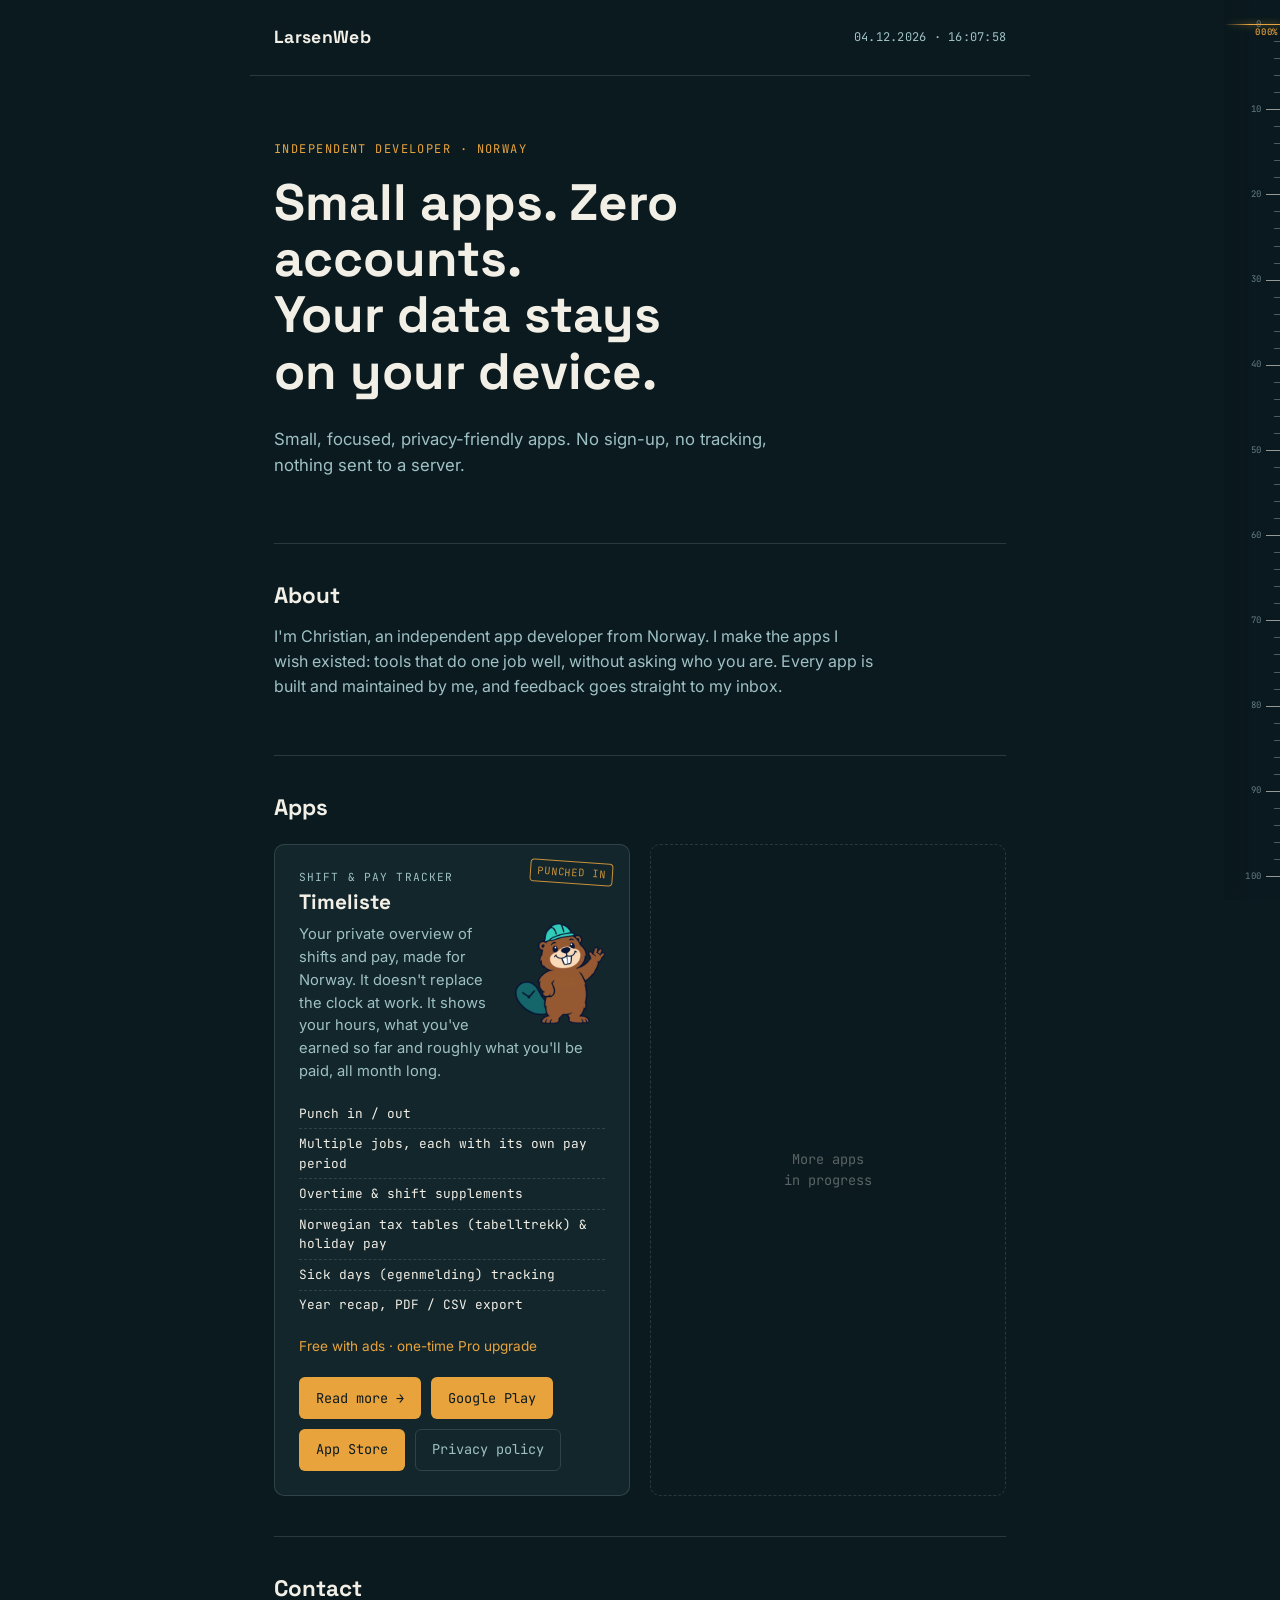
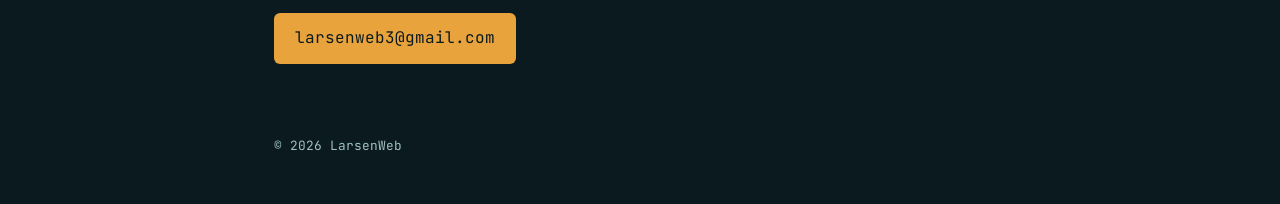
<file: index.html>
<!doctype html>
<html lang="en">
<head>
<meta charset="UTF-8">
<meta name="viewport" content="width=device-width, initial-scale=1">
<title>LarsenWeb | Independent App Developer</title>
<meta name="description" content="LarsenWeb is an independent app developer from Norway. Small, focused, privacy-friendly apps. No accounts, no data collection.">
<meta property="og:type" content="website">
<meta property="og:url" content="https://larsenweb.netlify.app/">
<meta property="og:title" content="LarsenWeb | Independent App Developer">
<meta property="og:description" content="Small, focused, privacy-friendly apps from Norway. No accounts. Your data stays on your device.">
<link rel="icon" href="data:image/svg+xml,%3Csvg xmlns='http://www.w3.org/2000/svg' viewBox='0 0 100 100'%3E%3Crect width='100' height='100' rx='20' fill='%230B1A1F'/%3E%3Ctext x='50' y='68' font-size='58' font-family='Georgia,serif' fill='%23E8A33D' text-anchor='middle'%3EL%3C/text%3E%3C/svg%3E">
<link rel="preconnect" href="https://fonts.googleapis.com">
<link rel="preconnect" href="https://fonts.gstatic.com" crossorigin>
<link href="https://fonts.googleapis.com/css2?family=Space+Grotesk:wght@500;700&family=Inter:wght@400;500&family=JetBrains+Mono:wght@400;500&display=swap" rel="stylesheet">
<link rel="stylesheet" href="styles.css">
</head>
<body>

<header class="site-header">
  <span class="wordmark">LarsenWeb</span>
  <time class="stamp-clock" id="clock" aria-label="current date and time"><span id="clock-glyphs" aria-hidden="true">--.--.---- · --:--:--</span></time>
</header>

<main>

  <section class="hero">
    <p class="eyebrow">Independent developer · Norway</p>
    <h1>Small apps. Zero accounts.<br>Your data stays on your device.</h1>
    <p class="hero-sub">Small, focused, privacy-friendly apps. No sign-up, no tracking, nothing sent to a server.</p>
  </section>

  <section class="about" id="about">
    <h2>About</h2>
    <p>I'm Christian, an independent app developer from Norway. I make the apps I wish existed: tools that do one job well, without asking who you are. Every app is built and maintained by me, and feedback goes straight to my inbox.</p>
  </section>

  <section class="apps" id="apps">
    <h2>Apps</h2>
    <div class="app-grid">

      <article class="app-card">
        <div class="stamp">PUNCHED IN</div>
        <p class="app-eyebrow">Shift &amp; pay tracker</p>
        <h3>Timeliste</h3>
        <img class="app-mascot" src="timeliste/media/beaver-waving.webp" width="480" height="536" alt="The Timeliste beaver waves">
        <p class="app-desc">Your private overview of shifts and pay, made for Norway. It doesn't replace the clock at work. It shows your hours, what you've earned so far and roughly what you'll be paid, all month long.</p>
        <ul class="app-features">
          <li>Punch in / out</li>
          <li>Multiple jobs, each with its own pay period</li>
          <li>Overtime &amp; shift supplements</li>
          <li>Norwegian tax tables (tabelltrekk) &amp; holiday pay</li>
          <li>Sick days (egenmelding) tracking</li>
          <li>Year recap, PDF / CSV export</li>
        </ul>
        <p class="app-price">Free with ads · one-time Pro upgrade</p>
        <div class="app-links">
          <a class="btn btn-store" href="timeliste/">Read more →</a>
          <a class="btn btn-store" href="https://play.google.com/store/apps/details?id=com.larsenweb.timeliste" target="_blank" rel="noopener">Google Play</a>
          <a class="btn btn-store" href="https://apps.apple.com/no/app/timeliste-app/id6793262995" target="_blank" rel="noopener">App Store</a>
          <a class="btn btn-ghost" href="https://christian-skilar.github.io/timeliste_privacy_policy/" target="_blank" rel="noopener">Privacy policy</a>
        </div>
      </article>

      <article class="app-card app-card-ghost" aria-label="More apps coming">
        <p class="ghost-text">More apps<br>in progress</p>
      </article>

    </div>
  </section>

  <section class="contact" id="contact">
    <h2>Contact</h2>
    <a class="btn btn-store" href="mailto:larsenweb3@gmail.com">larsenweb3@gmail.com</a>
  </section>

</main>

<footer class="site-footer">
  <span>&copy; <span id="year">2026</span> LarsenWeb</span>
</footer>

<script src="script.js"></script>
</body>
</html>
</file>
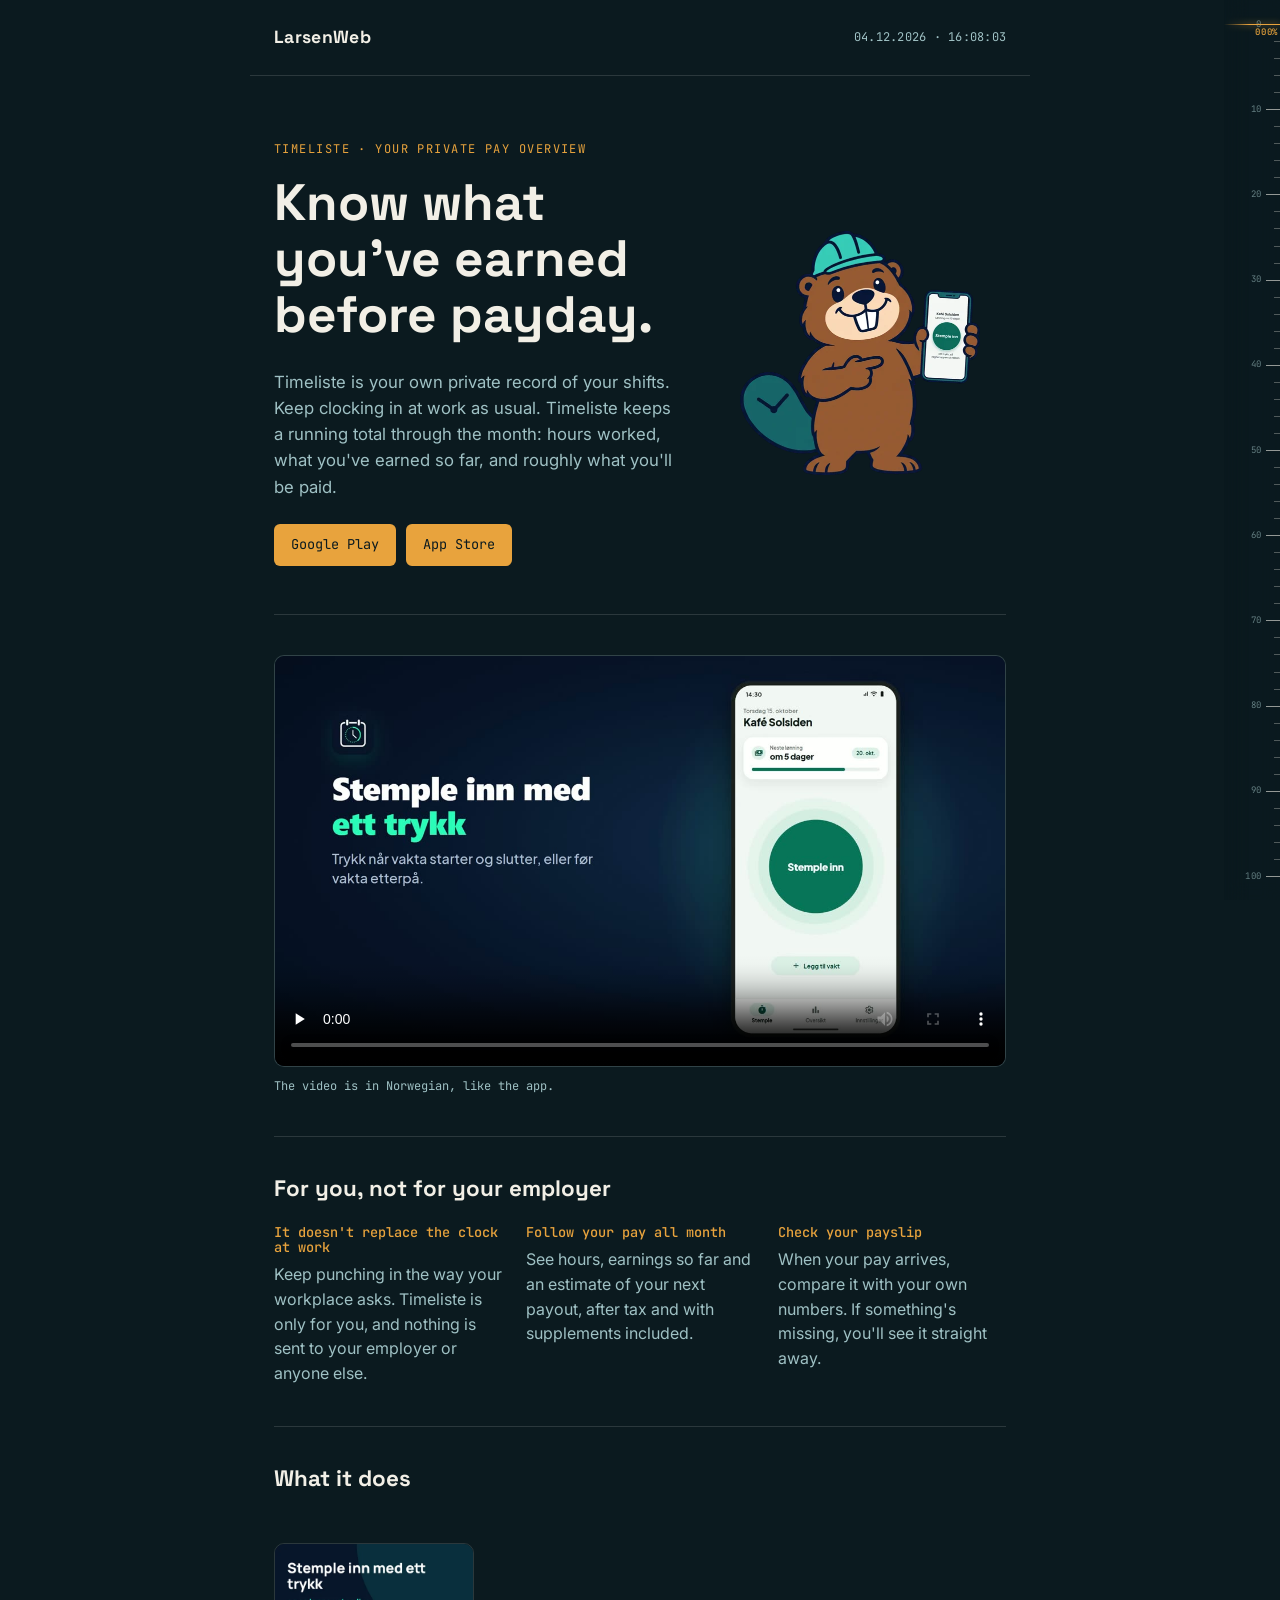
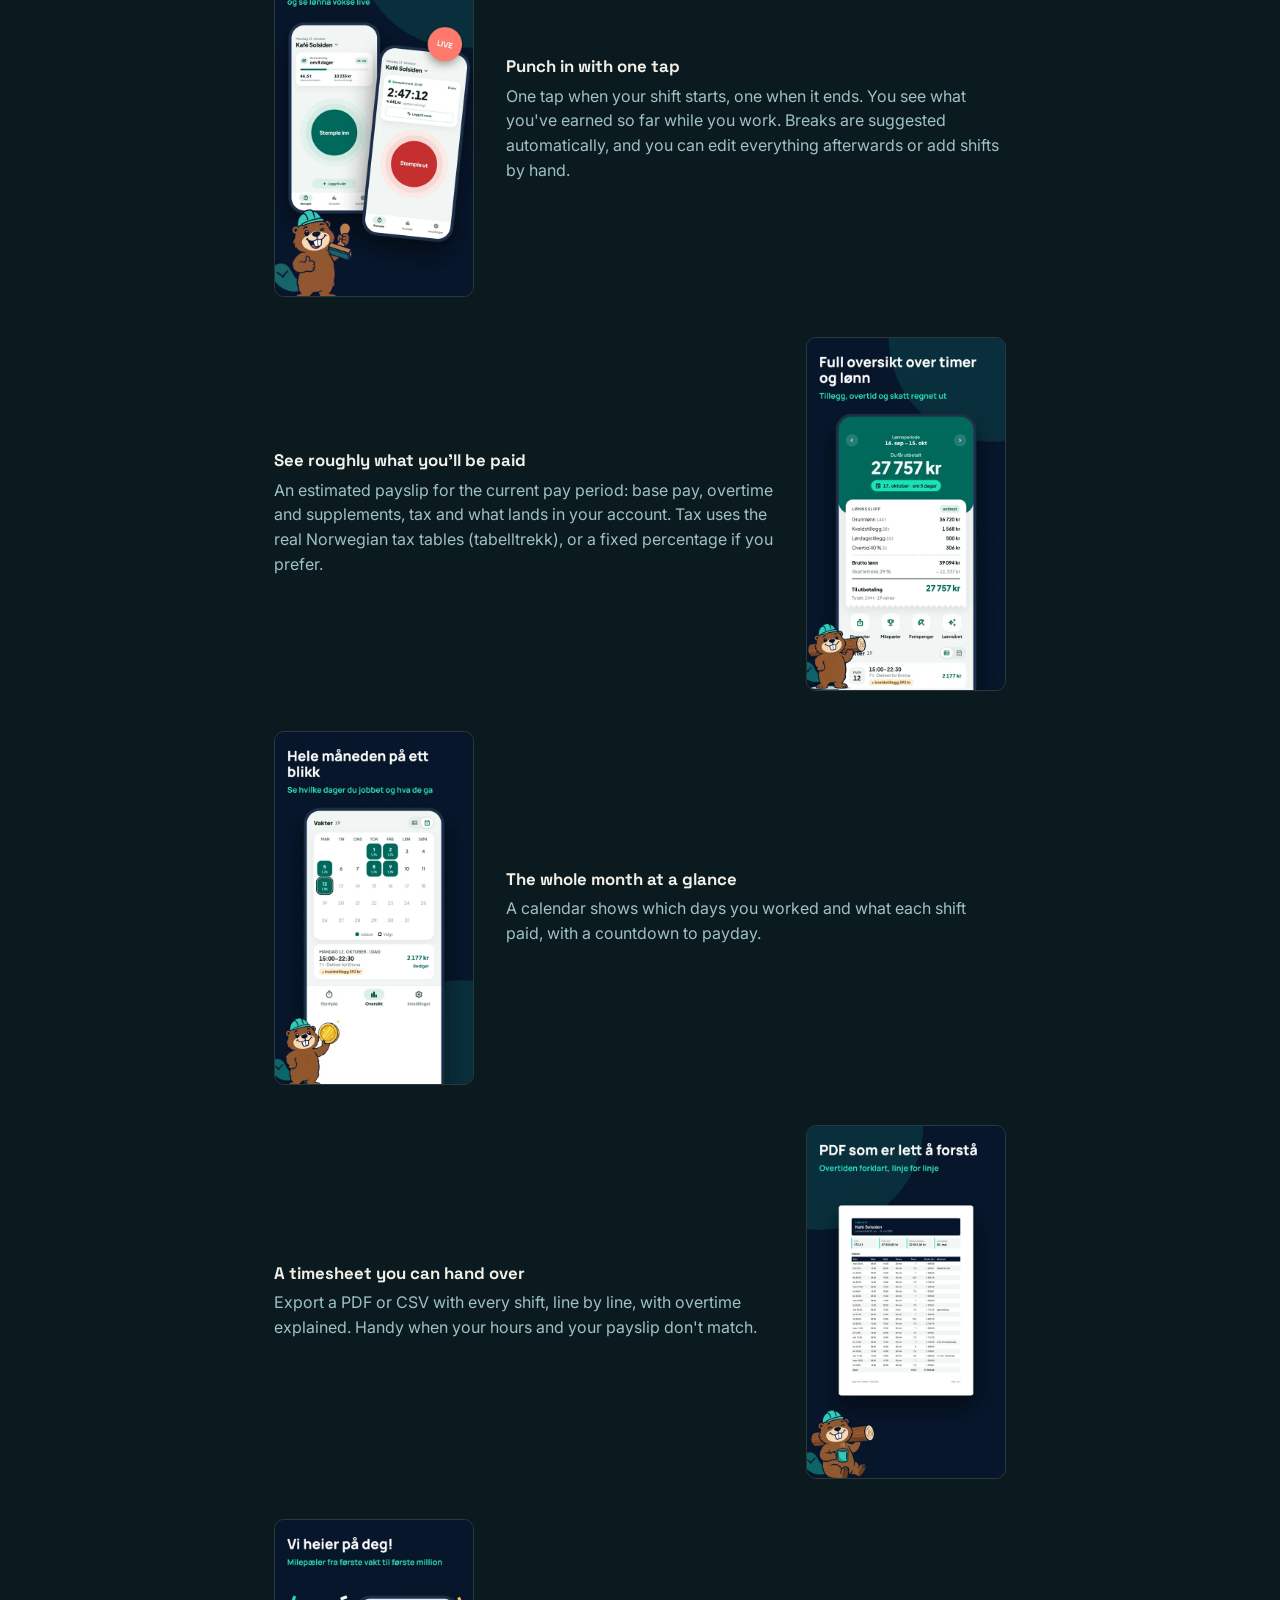
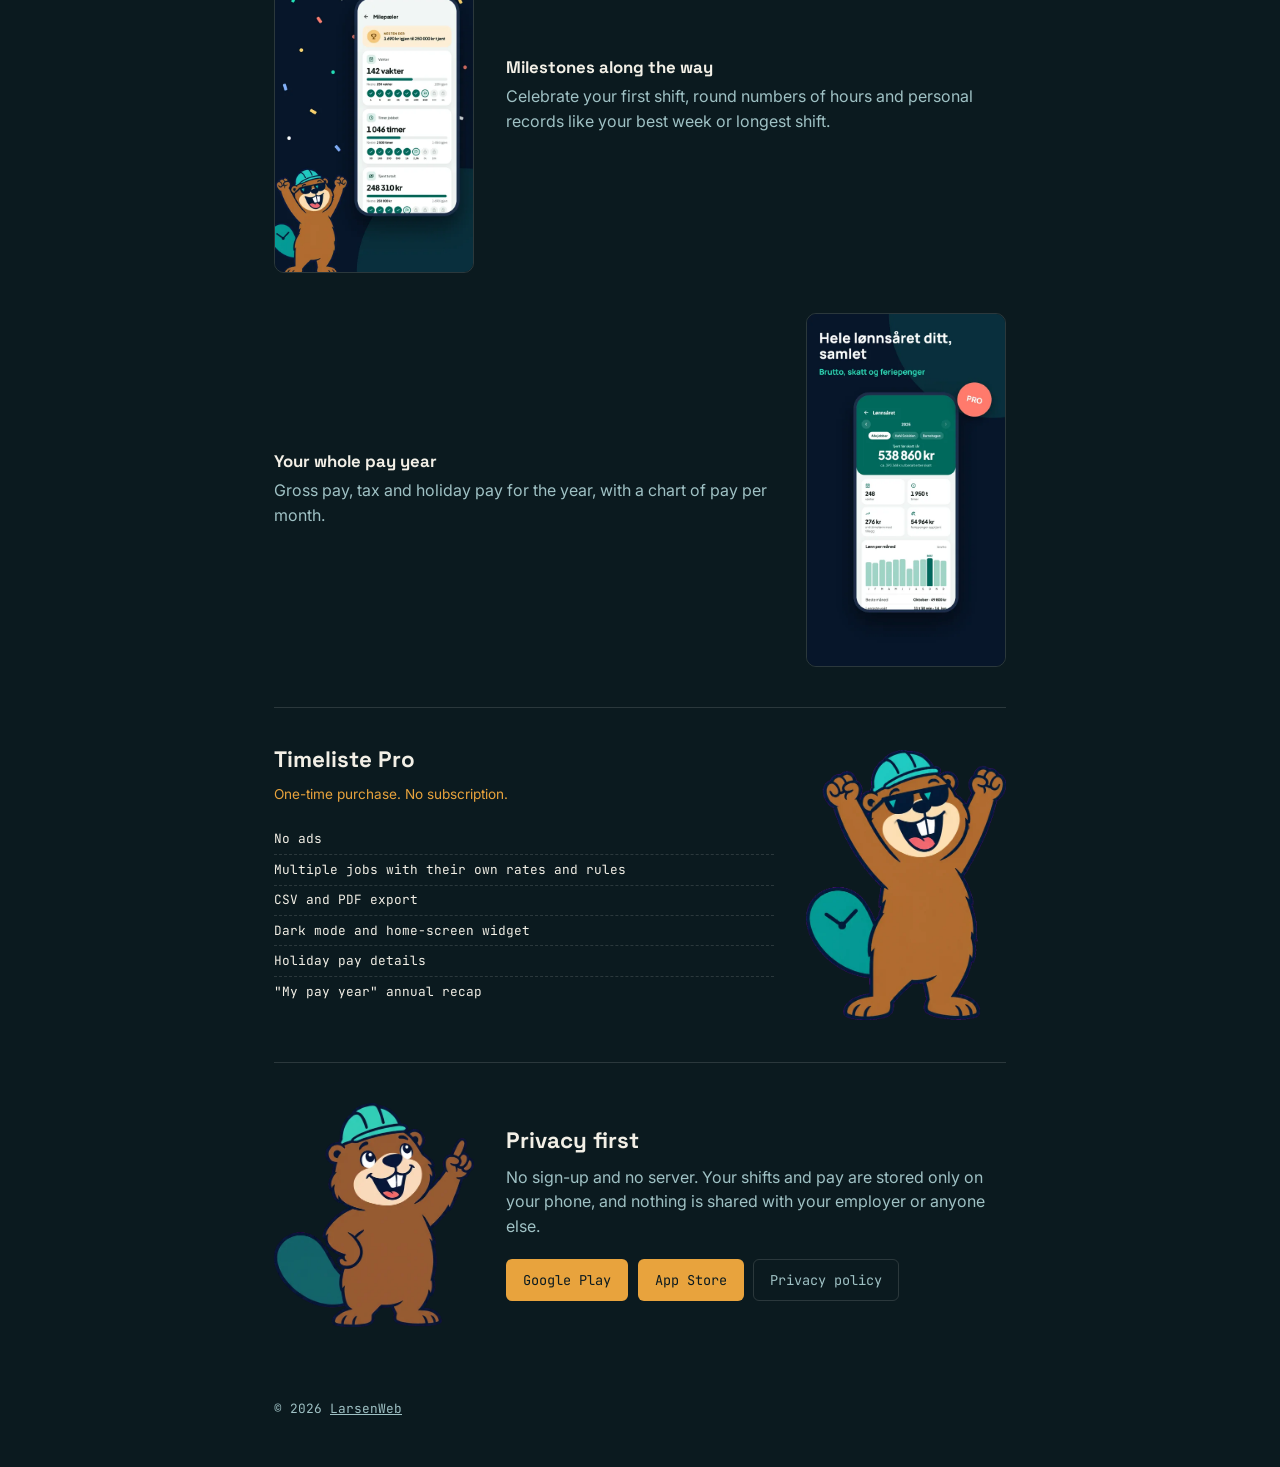
<file: timeliste/index.html>
<!doctype html>
<html lang="en">
<head>
<meta charset="UTF-8">
<meta name="viewport" content="width=device-width, initial-scale=1">
<title>Timeliste | Your private shift &amp; pay overview</title>
<meta name="description" content="Timeliste is a private shift and pay tracker for Norway. It doesn't replace the clock at work. It shows your hours, what you've earned and roughly what you'll be paid, all month long.">
<meta property="og:type" content="website">
<meta property="og:url" content="https://larsenweb.netlify.app/timeliste/">
<meta property="og:title" content="Timeliste | Know what you've earned before payday">
<meta property="og:description" content="Your own private record of your shifts. Hours, earnings so far and an estimate of your next payout. No account, nothing leaves your phone.">
<meta property="og:image" content="https://larsenweb.netlify.app/timeliste/media/promo-poster.jpg">
<link rel="icon" href="data:image/svg+xml,%3Csvg xmlns='http://www.w3.org/2000/svg' viewBox='0 0 100 100'%3E%3Crect width='100' height='100' rx='20' fill='%230B1A1F'/%3E%3Ctext x='50' y='68' font-size='58' font-family='Georgia,serif' fill='%23E8A33D' text-anchor='middle'%3EL%3C/text%3E%3C/svg%3E">
<link rel="preconnect" href="https://fonts.googleapis.com">
<link rel="preconnect" href="https://fonts.gstatic.com" crossorigin>
<link href="https://fonts.googleapis.com/css2?family=Space+Grotesk:wght@500;700&family=Inter:wght@400;500&family=JetBrains+Mono:wght@400;500&display=swap" rel="stylesheet">
<link rel="stylesheet" href="../styles.css">
</head>
<body>

<header class="site-header">
  <a class="wordmark" href="../">LarsenWeb</a>
  <time class="stamp-clock" id="clock" aria-label="current date and time"><span id="clock-glyphs" aria-hidden="true">--.--.---- · --:--:--</span></time>
</header>

<main>

  <section class="hero t-hero">
    <div>
      <p class="eyebrow">Timeliste · your private pay overview</p>
      <h1>Know what you've earned before payday.</h1>
      <p class="hero-sub">Timeliste is your own private record of your shifts. Keep clocking in at work as usual. Timeliste keeps a running total through the month: hours worked, what you've earned so far, and roughly what you'll be paid.</p>
      <div class="app-links">
        <a class="btn btn-store" href="https://play.google.com/store/apps/details?id=com.larsenweb.timeliste" target="_blank" rel="noopener">Google Play</a>
        <a class="btn btn-store" href="https://apps.apple.com/no/app/timeliste-app/id6793262995" target="_blank" rel="noopener">App Store</a>
      </div>
    </div>
    <img class="beaver" src="media/beaver-holding_phone_punch.webp" width="480" height="487" alt="The Timeliste beaver points at a phone showing the punch-in button">
  </section>

  <section class="t-video" aria-label="Promo video">
    <video controls preload="none" playsinline poster="media/promo-poster.jpg" width="1280" height="720">
      <source src="media/promo.mp4" type="video/mp4">
    </video>
    <p class="t-caption">The video is in Norwegian, like the app.</p>
  </section>

  <section class="t-mine">
    <h2>For you, not for your employer</h2>
    <div class="t-mine-grid">
      <div>
        <h3>It doesn't replace the clock at work</h3>
        <p>Keep punching in the way your workplace asks. Timeliste is only for you, and nothing is sent to your employer or anyone else.</p>
      </div>
      <div>
        <h3>Follow your pay all month</h3>
        <p>See hours, earnings so far and an estimate of your next payout, after tax and with supplements included.</p>
      </div>
      <div>
        <h3>Check your payslip</h3>
        <p>When your pay arrives, compare it with your own numbers. If something's missing, you'll see it straight away.</p>
      </div>
    </div>
  </section>

  <section class="t-features">
    <h2>What it does</h2>

    <div class="t-feat">
      <img src="media/shot-1.webp" width="540" height="960" loading="lazy" alt="Screenshot: the punch-in screen with a live timer and earnings so far">
      <div>
        <h3>Punch in with one tap</h3>
        <p>One tap when your shift starts, one when it ends. You see what you've earned so far while you work. Breaks are suggested automatically, and you can edit everything afterwards or add shifts by hand.</p>
      </div>
    </div>

    <div class="t-feat">
      <img src="media/shot-2.webp" width="540" height="960" loading="lazy" alt="Screenshot: estimated payslip for the pay period">
      <div>
        <h3>See roughly what you'll be paid</h3>
        <p>An estimated payslip for the current pay period: base pay, overtime and supplements, tax and what lands in your account. Tax uses the real Norwegian tax tables (tabelltrekk), or a fixed percentage if you prefer.</p>
      </div>
    </div>

    <div class="t-feat">
      <img src="media/shot-3.webp" width="540" height="960" loading="lazy" alt="Screenshot: calendar of the month with worked days marked">
      <div>
        <h3>The whole month at a glance</h3>
        <p>A calendar shows which days you worked and what each shift paid, with a countdown to payday.</p>
      </div>
    </div>

    <div class="t-feat">
      <img src="media/shot-6.webp" width="540" height="960" loading="lazy" alt="Screenshot: a PDF timesheet with every shift listed">
      <div>
        <h3>A timesheet you can hand over</h3>
        <p>Export a PDF or CSV with every shift, line by line, with overtime explained. Handy when your hours and your payslip don't match.</p>
      </div>
    </div>

    <div class="t-feat">
      <img src="media/shot-5.webp" width="540" height="960" loading="lazy" alt="Screenshot: milestones for shifts, hours and earnings">
      <div>
        <h3>Milestones along the way</h3>
        <p>Celebrate your first shift, round numbers of hours and personal records like your best week or longest shift.</p>
      </div>
    </div>

    <div class="t-feat">
      <img src="media/shot-7.webp" width="540" height="960" loading="lazy" alt="Screenshot: the pay year recap with yearly totals">
      <div>
        <h3>Your whole pay year</h3>
        <p>Gross pay, tax and holiday pay for the year, with a chart of pay per month.</p>
      </div>
    </div>
  </section>

  <section class="t-pro">
    <div>
      <h2>Timeliste Pro</h2>
      <p class="app-price">One-time purchase. No subscription.</p>
      <ul class="app-features">
        <li>No ads</li>
        <li>Multiple jobs with their own rates and rules</li>
        <li>CSV and PDF export</li>
        <li>Dark mode and home-screen widget</li>
        <li>Holiday pay details</li>
        <li>"My pay year" annual recap</li>
      </ul>
    </div>
    <img class="beaver" src="media/beaver-victory.webp" width="480" height="649" loading="lazy" alt="The beaver cheers">
  </section>

  <section class="t-privacy">
    <img class="beaver" src="media/beaver-pointing_up.webp" width="480" height="537" loading="lazy" alt="The beaver points up">
    <div>
      <h2>Privacy first</h2>
      <p>No sign-up and no server. Your shifts and pay are stored only on your phone, and nothing is shared with your employer or anyone else.</p>
      <div class="app-links">
        <a class="btn btn-store" href="https://play.google.com/store/apps/details?id=com.larsenweb.timeliste" target="_blank" rel="noopener">Google Play</a>
        <a class="btn btn-store" href="https://apps.apple.com/no/app/timeliste-app/id6793262995" target="_blank" rel="noopener">App Store</a>
        <a class="btn btn-ghost" href="https://christian-skilar.github.io/timeliste_privacy_policy/" target="_blank" rel="noopener">Privacy policy</a>
      </div>
    </div>
  </section>

</main>

<footer class="site-footer">
  <span>&copy; <span id="year">2026</span> <a href="../">LarsenWeb</a></span>
</footer>

<script src="../script.js"></script>
</body>
</html>
</file>
<file: styles.css>
:root {
  --ink: #0b1a1f;
  --ink-soft: #12262c;
  --paper: #f2efe6;
  --ice: #9fc1c4;
  --amber: #e8a33d;
  --line: rgba(242, 239, 230, 0.14);

  --font-display: "Space Grotesk", "Arial Narrow", sans-serif;
  --font-body: "Inter", system-ui, sans-serif;
  --font-mono: "JetBrains Mono", ui-monospace, monospace;
}

* { box-sizing: border-box; }

html { color-scheme: dark; }

body {
  margin: 0;
  background: var(--ink);
  color: var(--paper);
  font-family: var(--font-body);
  line-height: 1.55;
  -webkit-font-smoothing: antialiased;
}

a { color: inherit; }

h1, h2, h3 {
  font-family: var(--font-display);
  font-weight: 700;
  line-height: 1.1;
  margin: 0 0 0.5em;
}

img, svg { max-width: 100%; }

main {
  max-width: 780px;
  margin: 0 auto;
  padding: 0 1.5rem;
}

/* Header */

.site-header {
  display: flex;
  align-items: center;
  justify-content: space-between;
  gap: 1rem;
  max-width: 780px;
  margin: 0 auto;
  padding: 1.5rem;
  border-bottom: 1px solid var(--line);
}

.wordmark {
  text-decoration: none;
  font-family: var(--font-display);
  font-weight: 700;
  font-size: 1.1rem;
  letter-spacing: 0.02em;
}

.stamp-clock {
  font-family: var(--font-mono);
  font-size: 0.75rem;
  color: var(--ice);
  letter-spacing: 0.02em;
  white-space: nowrap;
}

/* Hero */

.hero {
  padding: 4rem 0 3rem;
}

.eyebrow {
  font-family: var(--font-mono);
  font-size: 0.75rem;
  text-transform: uppercase;
  letter-spacing: 0.12em;
  color: var(--amber);
  margin: 0 0 1rem;
}

.hero h1 {
  font-size: clamp(2rem, 6vw, 3.2rem);
  max-width: 14ch;
}

.hero-sub {
  color: var(--ice);
  max-width: 46ch;
  font-size: 1.05rem;
}

/* Sections */

section:not(.hero) {
  padding: 2.5rem 0;
  border-top: 1px solid var(--line);
}

section h2 {
  font-size: 1.4rem;
  color: var(--paper);
}

.about p {
  max-width: 60ch;
  color: var(--ice);
}

/* Apps grid */

.app-grid {
  display: grid;
  grid-template-columns: repeat(auto-fill, minmax(260px, 1fr));
  gap: 1.25rem;
  margin-top: 1.5rem;
}

.app-card {
  position: relative;
  background: var(--ink-soft);
  border: 1px solid var(--line);
  border-radius: 10px;
  padding: 1.5rem;
}

.stamp {
  position: absolute;
  top: 1rem;
  right: 1rem;
  font-family: var(--font-mono);
  font-size: 0.65rem;
  letter-spacing: 0.08em;
  color: var(--amber);
  border: 1px solid var(--amber);
  border-radius: 4px;
  padding: 0.15rem 0.4rem;
  transform: rotate(4deg);
  opacity: 0.85;
}

.app-eyebrow {
  font-family: var(--font-mono);
  font-size: 0.7rem;
  text-transform: uppercase;
  letter-spacing: 0.1em;
  color: var(--ice);
  margin: 0 0 0.25rem;
}

.app-mascot {
  float: right;
  width: 90px;
  height: auto;
  margin: 0 0 0.5rem 0.75rem;
}

.app-card h3 {
  font-size: 1.3rem;
  margin-bottom: 0.6rem;
}

.app-desc {
  color: var(--ice);
  font-size: 0.92rem;
  margin: 0 0 1rem;
}

.app-features {
  list-style: none;
  margin: 0 0 1rem;
  padding: 0;
  font-family: var(--font-mono);
  font-size: 0.8rem;
  color: var(--paper);
}

.app-features li {
  padding: 0.3rem 0;
  border-top: 1px dashed var(--line);
}

.app-features li:first-child {
  border-top: none;
}

.app-price {
  font-size: 0.85rem;
  color: var(--amber);
  margin: 0 0 1.25rem;
}

.app-links {
  display: flex;
  flex-wrap: wrap;
  gap: 0.6rem;
}

.btn {
  display: inline-block;
  text-decoration: none;
  font-family: var(--font-mono);
  font-size: 0.85rem;
  padding: 0.6rem 1rem;
  border-radius: 6px;
  border: 1px solid transparent;
}

.btn-store {
  background: var(--amber);
  color: var(--ink);
}

.btn-ghost {
  border-color: var(--line);
  color: var(--ice);
}

.btn:focus-visible,
a:focus-visible {
  outline: 2px solid var(--amber);
  outline-offset: 2px;
}

.app-card-ghost {
  display: flex;
  align-items: center;
  justify-content: center;
  background: transparent;
  border: 1px dashed var(--line);
  min-height: 180px;
}

.ghost-text {
  font-family: var(--font-mono);
  font-size: 0.85rem;
  text-align: center;
  color: var(--line);
  color: rgba(242, 239, 230, 0.35);
  margin: 0;
}

/* Contact */

.contact .btn {
  font-size: 1rem;
  padding: 0.75rem 1.25rem;
}

/* Footer */

.site-footer {
  max-width: 780px;
  margin: 0 auto;
  padding: 2rem 1.5rem 3rem;
  color: var(--ice);
  font-size: 0.8rem;
  font-family: var(--font-mono);
}

/* Timeliste page */

.beaver {
  width: 100%;
  max-width: 240px;
  height: auto;
  justify-self: center;
}

.t-hero {
  display: grid;
  gap: 2rem;
  align-items: center;
}

.t-hero h1 { max-width: 16ch; }
.t-hero .hero-sub { margin-bottom: 1.5rem; }

.t-video video {
  display: block;
  width: 100%;
  height: auto;
  border-radius: 10px;
  border: 1px solid var(--line);
  background: var(--ink-soft);
}

.t-caption {
  font-family: var(--font-mono);
  font-size: 0.75rem;
  color: var(--ice);
  margin: 0.6rem 0 0;
}

.t-mine-grid {
  display: grid;
  grid-template-columns: repeat(auto-fit, minmax(220px, 1fr));
  gap: 1.5rem;
  margin-top: 1.5rem;
}

.t-mine h3,
.t-feat h3 {
  font-size: 1.05rem;
}

.t-mine h3 {
  font-family: var(--font-mono);
  font-weight: 500;
  font-size: 0.85rem;
  color: var(--amber);
}

.t-mine p,
.t-feat p,
.t-privacy p {
  color: var(--ice);
  margin: 0;
  max-width: 60ch;
}

.t-features {
  display: grid;
  gap: 2.5rem;
}

.t-feat {
  display: grid;
  grid-template-columns: 200px 1fr;
  gap: 2rem;
  align-items: center;
}

.t-feat:nth-of-type(even) { grid-template-columns: 1fr 200px; }
.t-feat:nth-of-type(even) img { order: 2; }

.t-feat img {
  width: 100%;
  height: auto;
  border-radius: 10px;
  border: 1px solid var(--line);
}

.t-pro,
.t-privacy {
  display: grid;
  gap: 2rem;
  align-items: center;
}

.t-pro { grid-template-columns: 1fr 200px; }
.t-privacy { grid-template-columns: 200px 1fr; }
.t-privacy .app-links { margin-top: 1.25rem; }

@media (min-width: 700px) {
  .t-hero { grid-template-columns: 1.4fr 1fr; }
}

@media (max-width: 600px) {
  .t-feat,
  .t-feat:nth-of-type(even),
  .t-pro,
  .t-privacy { grid-template-columns: 1fr; }
  .t-feat:nth-of-type(even) img { order: 0; }
  .t-feat img { max-width: 220px; }
  .t-pro .beaver,
  .t-privacy .beaver { max-width: 160px; justify-self: start; }
}

/* Ruler scrollbar (script adds it on desktop only) */

html[data-ruler="on"] { scrollbar-width: none; }
html[data-ruler="on"]::-webkit-scrollbar { display: none; }

.ruler {
  --ruler-pad: 24px;
  --ruler-span: calc(100% - 2 * var(--ruler-pad));
  position: fixed;
  inset: 0 0 0 auto;
  width: 56px;
  z-index: 40;
  cursor: crosshair;
  user-select: none;
  backdrop-filter: blur(9px);
  background: color-mix(in srgb, var(--ink) 55%, transparent);
  mask-image: linear-gradient(to left, #000 55%, transparent);
}

.ruler-tick,
.ruler-needle {
  position: absolute;
  right: 0;
  top: calc(var(--ruler-pad) + var(--p) * var(--ruler-span) / 100);
}

.ruler-tick {
  width: 6px;
  height: 1px;
  background: var(--paper);
  opacity: 0.3;
}

.ruler-tick.major {
  width: 14px;
  opacity: 0.6;
}

.ruler-tick i {
  position: absolute;
  right: 18px;
  top: -0.5em;
  font: normal 9px/1 var(--font-mono);
  letter-spacing: 0.08em;
  color: var(--ice);
}

.ruler-needle {
  width: 100%;
  height: 1px;
  background: var(--amber);
  box-shadow: 0 0 6px var(--amber);
}

.ruler-readout {
  position: absolute;
  right: 2px;
  top: 4px;
  display: flex;
  font: 500 9px/1 var(--font-mono);
  letter-spacing: 0.08em;
  color: var(--amber);
}

.ruler-needle.flip .ruler-readout { top: -13px; }

.ruler-digits {
  display: inline-flex;
  height: 1em;
  overflow: hidden;
}

.ruler-col {
  display: flex;
  flex-direction: column;
  transition: transform 0.28s cubic-bezier(0.2, 0.9, 0.2, 1);
}

.ruler-col > span { height: 1em; }


@media (prefers-reduced-motion: reduce) {
  * { scroll-behavior: auto !important; }
  .ruler-col { transition: none; }
}
</file>
